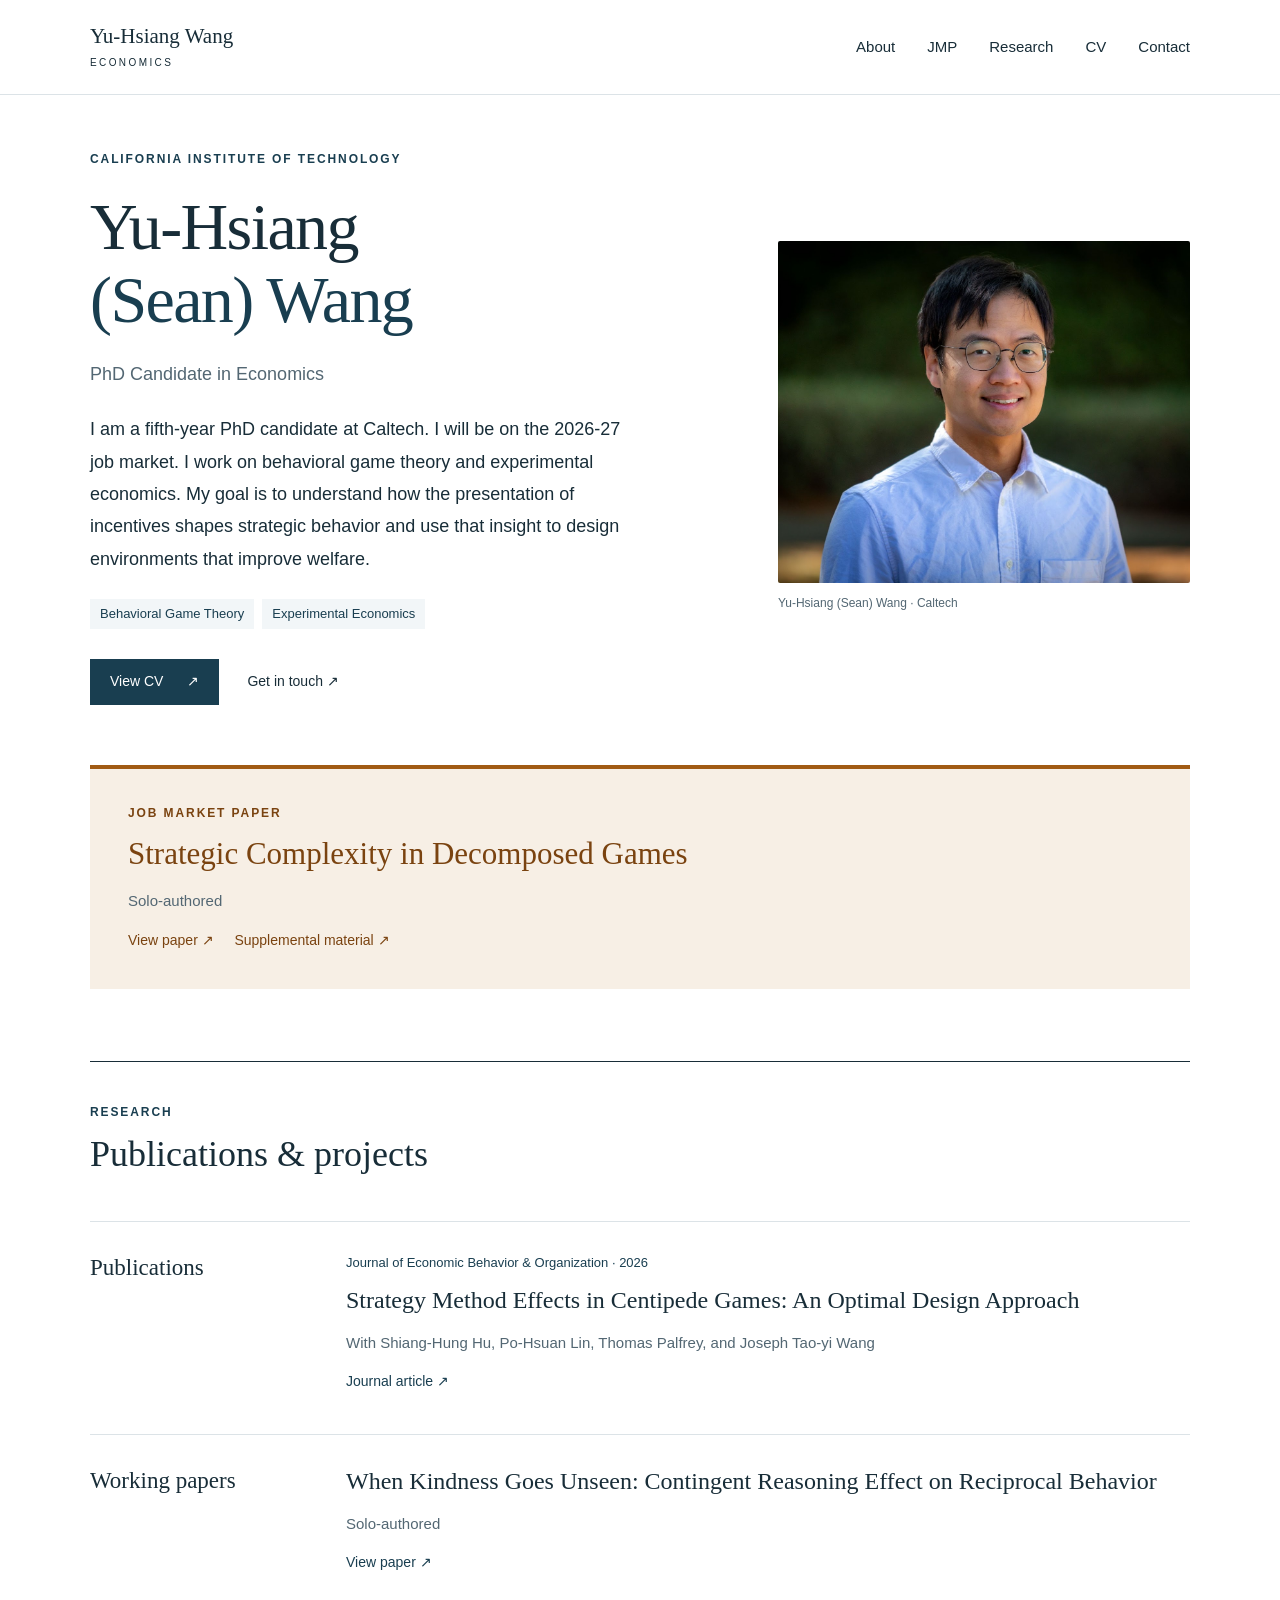
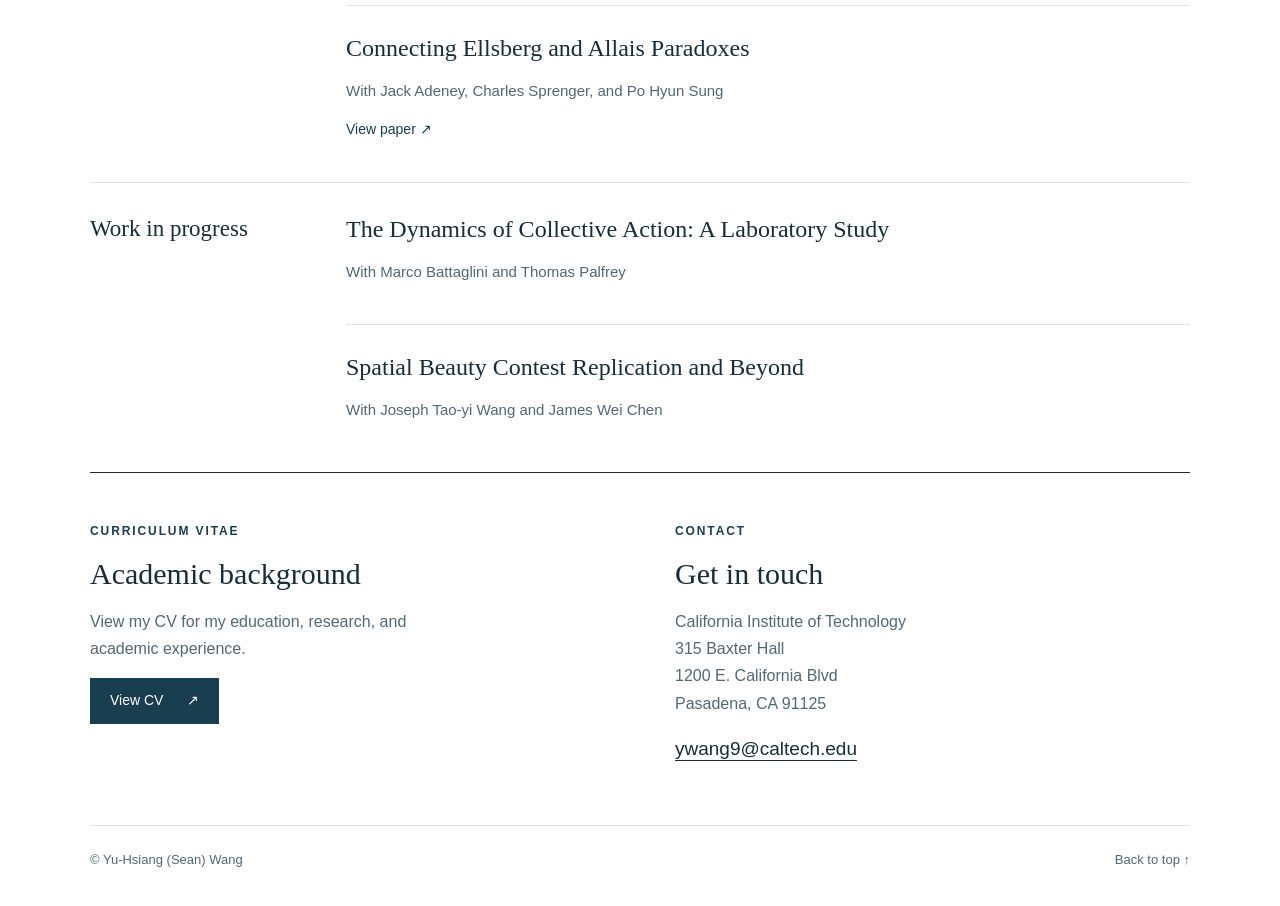
<file: index.html>
<!doctype html>
<html lang="en">
<head>
<meta charset="utf-8">
<meta name="viewport" content="width=device-width, initial-scale=1">
<title>Yu-Hsiang (Sean) Wang | Behavioral & Experimental Economics</title>
<meta name="description" content="Yu-Hsiang (Sean) Wang is a PhD candidate at Caltech studying behavioral game theory and experimental economics, with a focus on bounded rationality and social preferences.">
<meta name="theme-color" content="#193e50">
<link rel="icon" href="assets/favicon.svg" type="image/svg+xml">
<link rel="stylesheet" href="style.css">
<style>.intro{padding:54px 0 60px}.jmp-section{margin:0 0 72px;padding:34px 38px;background:#f7efe5;border-top:4px solid #a15b13}.jmp-section .eyebrow{color:#7a4310;margin-bottom:12px}.jmp-section h2{color:#7a4310;font-size:31px;max-width:760px}.jmp-section .coauthors{margin-top:14px}.jmp-section .paper-link{color:#7a4310}.jmp-section .paper-link + .paper-link{margin-left:1rem}@media(max-width:580px){.jmp-section{padding:28px 24px;margin-bottom:52px}}</style>
</head>
<body>
<a class="skip" href="#main">Skip to content</a>
<header><nav class="wrap" aria-label="Main navigation"><a class="brand" href="#about">Yu-Hsiang Wang<span>ECONOMICS</span></a><div class="nav-links"><a href="#about">About</a><a href="#jmp">JMP</a><a href="#research">Research</a><a href="#cv">CV</a><a href="#contact">Contact</a></div></nav></header>
<main id="main" class="wrap">
<section id="about" class="intro">
<div class="bio"><p class="eyebrow">California Institute of Technology</p><h1>Yu-Hsiang<br><span>(Sean) Wang</span></h1><p class="position">PhD Candidate in Economics</p><p class="bio-text">I am a fifth-year PhD candidate at Caltech. I will be on the 2026-27 job market. I work on behavioral game theory and experimental economics. My goal is to understand how the presentation of incentives shapes strategic behavior and use that insight to design environments that improve welfare.</p><div class="interests" aria-label="Research interests"><span>Behavioral Game Theory</span><span>Experimental Economics</span></div><div class="actions"><a class="button" href="https://drive.google.com/file/d/1WWFF1IEwknRlSPnXQTF18WEo8bCI0G72/view?usp=drive_link">View CV <span aria-hidden="true">↗</span></a><a class="text-link" href="mailto:ywang9@caltech.edu">Get in touch <span aria-hidden="true">↗</span></a></div></div>
<figure><img src="assets/portrait.jpg" alt="Yu-Hsiang (Sean) Wang" width="1280" height="1063" fetchpriority="high"><figcaption>Yu-Hsiang (Sean) Wang · Caltech</figcaption></figure>
</section>
<section id="jmp" class="jmp-section"><p class="eyebrow">Job market paper</p><h2>Strategic Complexity in Decomposed Games</h2><p class="coauthors">Solo-authored</p><a class="paper-link" href="https://drive.google.com/file/d/1pvOHrBGudv1QhMAsWlr7BiwEy8CXZQfP/view">View paper <span aria-hidden="true">↗</span></a> <a class="paper-link" href="https://drive.google.com/file/d/1l_rnWSpwlLOXaPG23xf4HdGuHKRLk5tz/view?usp=sharing">Supplemental material <span aria-hidden="true">↗</span></a></section>
<section id="research" class="research"><div class="section-heading"><p class="eyebrow">Research</p><h2>Publications & projects</h2></div>
<div class="research-group"><h3>Publications</h3><div class="papers"><article><p class="paper-status">Journal of Economic Behavior & Organization · 2026</p><h4><a href="https://www.sciencedirect.com/science/article/pii/S016726812600185X">Strategy Method Effects in Centipede Games: An Optimal Design Approach</a></h4><p class="coauthors">With Shiang-Hung Hu, Po-Hsuan Lin, Thomas Palfrey, and Joseph Tao-yi Wang</p><a class="paper-link" href="https://www.sciencedirect.com/science/article/pii/S016726812600185X">Journal article <span aria-hidden="true">↗</span></a></article></div></div>
<div class="research-group"><h3>Working papers</h3><div class="papers"><article><h4><a href="https://drive.google.com/file/d/1GD9C02T1II3i3rpShdpUmG0HNzvWYpBn/view?usp=sharing">When Kindness Goes Unseen: Contingent Reasoning Effect on Reciprocal Behavior</a></h4><p class="coauthors">Solo-authored</p><a class="paper-link" href="https://drive.google.com/file/d/1GD9C02T1II3i3rpShdpUmG0HNzvWYpBn/view?usp=sharing">View paper <span aria-hidden="true">↗</span></a></article><article><h4><a href="https://drive.google.com/file/d/1XlYCxkFI1oxsRH7-tLUk4SA7ZcNNEOrr/view?usp=sharing">Connecting Ellsberg and Allais Paradoxes</a></h4><p class="coauthors">With Jack Adeney, Charles Sprenger, and Po Hyun Sung</p><a class="paper-link" href="https://drive.google.com/file/d/1XlYCxkFI1oxsRH7-tLUk4SA7ZcNNEOrr/view?usp=sharing">View paper <span aria-hidden="true">↗</span></a></article></div></div>
<div class="research-group"><h3>Work in progress</h3><div class="papers"><article><h4>The Dynamics of Collective Action: A Laboratory Study</h4><p class="coauthors">With Marco Battaglini and Thomas Palfrey</p></article><article><h4>Spatial Beauty Contest Replication and Beyond</h4><p class="coauthors">With Joseph Tao-yi Wang and James Wei Chen</p></article></div></div>
</section>
<section class="bottom-grid"><div id="cv"><p class="eyebrow">Curriculum vitae</p><h2>Academic background</h2><p>View my CV for my education, research, and academic experience.</p><a class="button" href="https://drive.google.com/file/d/1WWFF1IEwknRlSPnXQTF18WEo8bCI0G72/view?usp=drive_link">View CV <span aria-hidden="true">↗</span></a></div><div id="contact"><p class="eyebrow">Contact</p><h2>Get in touch</h2><p>California Institute of Technology<br>315 Baxter Hall<br>1200 E. California Blvd<br>Pasadena, CA 91125</p><a class="contact-email" href="mailto:ywang9@caltech.edu">ywang9@caltech.edu</a></div></section>
</main>
<footer class="wrap"><span>© Yu-Hsiang (Sean) Wang</span><a href="#about">Back to top ↑</a></footer>
</body>
</html>
</file>
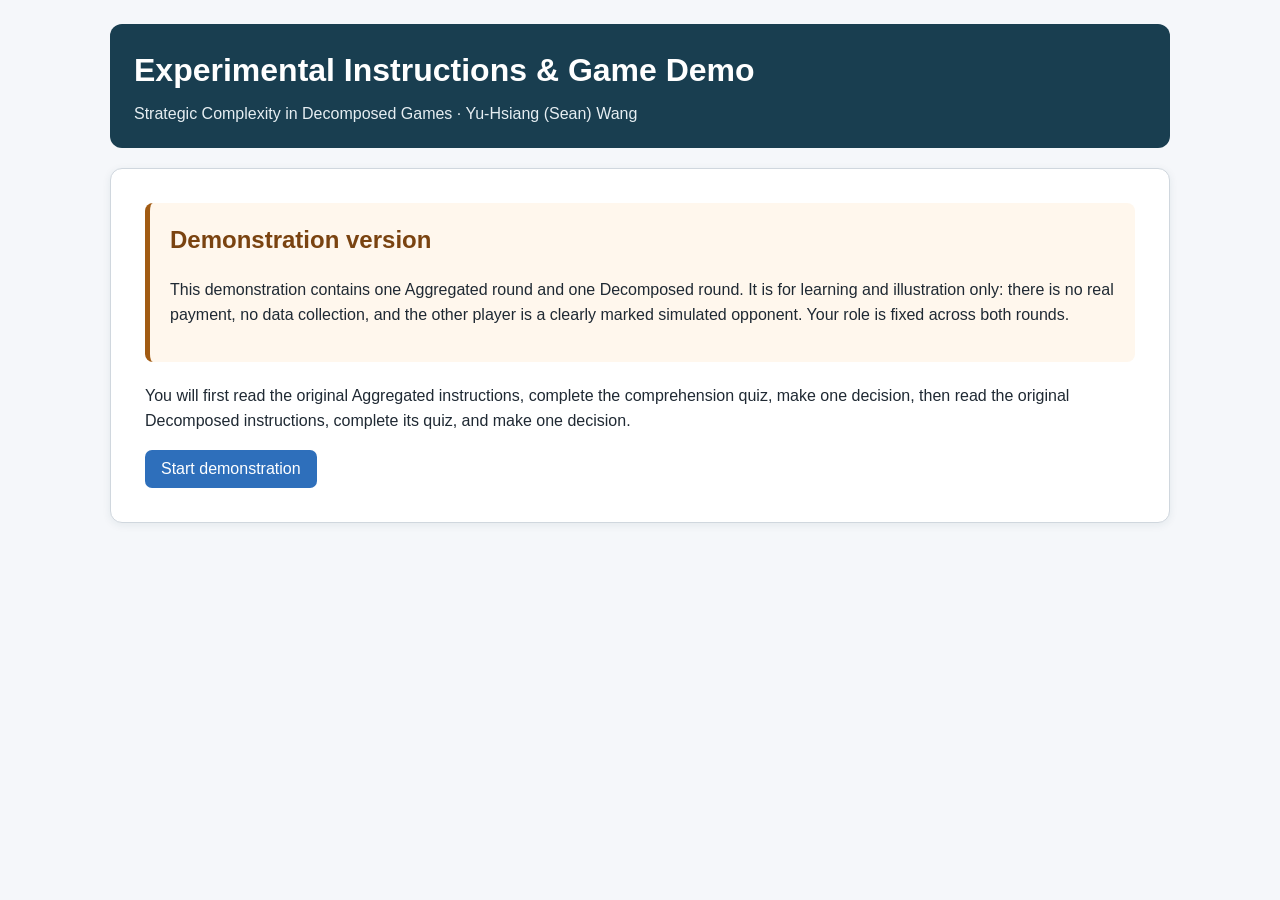
<file: demo/index.html>
<!doctype html><html lang="en"><head><meta charset="utf-8"><meta name="viewport" content="width=device-width, initial-scale=1"><title>Experimental Instructions & Game Demo | Yu-Hsiang Wang</title><meta name="description" content="Interactive demonstration of aggregated and decomposed games."><link rel="stylesheet" href="demo.css?v=4"></head><body><main class="demo-shell"><header class="demo-header"><h1>Experimental Instructions & Game Demo</h1><p>Strategic Complexity in Decomposed Games · Yu-Hsiang (Sean) Wang</p></header><section id="welcome" class="stage active demo-card"><div class="notice"><h2>Demonstration version</h2><p>This demonstration contains one Aggregated round and one Decomposed round. It is for learning and illustration only: there is no real payment, no data collection, and the other player is a clearly marked simulated opponent. Your role is fixed across both rounds.</p></div><p>You will first read the original Aggregated instructions, complete the comprehension quiz, make one decision, then read the original Decomposed instructions, complete its quiz, and make one decision.</p><button class="button" id="start-demo">Start demonstration</button></section><section id="aggregated-instructions" class="stage demo-card"><h2>Original Aggregated Instructions</h2><div style="max-width: 1000px; line-height: 1.5;">
    <div class="instruction-progress">
        <div class="instruction-progress-label" id="agg-instruction-progress-label">Section 1 of 12</div>
        <div class="instruction-progress-bar">
            <div class="instruction-progress-fill" id="agg-instruction-progress-fill" style="width: 8.333333333333334%;"></div>
        </div>
    </div>

    
        <div class="instruction-step" id="agg-section-roles">
            <h4>Roles</h4>
            <p>
                You are randomly assigned to one of two roles: <strong class="player-a-term">A</strong> or <strong class="player-b-term">B</strong>.
                Your role will remain fixed throughout the entire experiment.
            </p>

            <p>
                In each task, you will be randomly matched with another participant who has the opposite role from you.
                You and the participant you are matched with will each choose one of two options, and your earnings will depend on both players' choices.
                You will <strong>not</strong> be told the other participant's choice or your earnings until the end of the experiment.
            </p>
        </div>
    

    <div class="instruction-step instruction-section-hidden" id="agg-section-tasks">
        <h4>Task Overview</h4>
        <p>
            This part of the experiment consists of <strong>2</strong> tasks.<br>
            
                In each task, you and the participant you are matched with will see the <strong>same table</strong>.<br>
                The table <strong>varies</strong> across tasks, but the format is the same.
            
        </p>
        <p>
            
                Here is an example of what a table looks like:
            
        </p>

        <div class="screen-example">
            <table class="table table-bordered preview-table">
                <thead>
                    <tr>
                        <th></th>
                        <th class="player-b-action">Left</th>
                        <th class="player-b-action">Right</th>
                    </tr>
                </thead>
                <tbody>
                    <tr>
                        <th class="player-a-action">Top</th>
                        <td><span class="payoff-pair">(<span class="player-a-payoff">12</span>, <span class="player-b-payoff">10</span>)</span></td>
                        <td><span class="payoff-pair">(<span class="player-a-payoff">8</span>, <span class="player-b-payoff">14</span>)</span></td>
                    </tr>
                    <tr>
                        <th class="player-a-action">Bottom</th>
                        <td><span class="payoff-pair">(<span class="player-a-payoff">9</span>, <span class="player-b-payoff">11</span>)</span></td>
                        <td><span class="payoff-pair">(<span class="player-a-payoff">7</span>, <span class="player-b-payoff">7</span>)</span></td>
                    </tr>
                </tbody>
            </table>
        </div>

        
            <p>
                The next section details the structure of the table.
            </p>
        
    </div>

    <div class="instruction-step instruction-section-hidden" id="agg-section-table-1">
        <h4>The Table</h4>
        <p>
            The <span class="player-a-action">row</span> and <span class="player-b-action">column</span> labels indicate the choices available to <span class="player-a-term">A</span> and <span class="player-b-term">B</span> respectively.
        </p>

        <div class="screen-example">
            <table class="table table-bordered preview-table table-anatomy table-anatomy-blink">
                <thead>
                    <tr>
                        <th class="table-corner"></th>
                        <th class="blink-focus"><span class="player-b-action">Left</span></th>
                        <th class="blink-focus"><span class="player-b-action">Right</span></th>
                    </tr>
                </thead>
                <tbody>
                    <tr>
                        <th class="blink-focus"><span class="player-a-action">Top</span></th>
                        <td>(12, 10)</td>
                        <td>(8, 14)</td>
                    </tr>
                    <tr>
                        <th class="blink-focus"><span class="player-a-action">Bottom</span></th>
                        <td>(9, 11)</td>
                        <td>(7, 7)</td>
                    </tr>
                </tbody>
            </table>
        </div>

        <p>
            <span class="player-a-term">A</span> selects a <strong>row</strong> 
            (<span class="player-a-action">Top</span> or <span class="player-a-action">Bottom</span>), 
            and <span class="player-b-term">B</span> selects a <strong>column</strong> 
            (<span class="player-b-action">Left</span> or <span class="player-b-action">Right</span>).
        </p>
    </div>

    <div class="instruction-step instruction-section-hidden" id="agg-section-table-2">
        <h4>The Table</h4>
        <p>
            The numbers in each cell are the <strong>payoffs</strong> for <span class="player-a-term">A</span> and <span class="player-b-term">B</span>, shown as <span class="payoff-pair">(<span class="player-a-term">A payoff</span>, <span class="player-b-term">B payoff</span>)</span>, corresponding to their choices.
        </p>

        <div class="screen-example">
            <table class="table table-bordered preview-table table-anatomy table-anatomy-blink">
                <thead>
                    <tr>
                        <th class="table-corner"></th>
                        <th><span class="player-b-action">Left</span></th>
                        <th><span class="player-b-action">Right</span></th>
                    </tr>
                </thead>
                <tbody>
                    <tr>
                        <th><span class="player-a-action">Top</span></th>
                        <td class="blink-focus">(12, 10)</td>
                        <td class="blink-focus">(8, 14)</td>
                    </tr>
                    <tr>
                        <th><span class="player-a-action">Bottom</span></th>
                        <td class="blink-focus">(9, 11)</td>
                        <td class="blink-focus">(7, 7)</td>
                    </tr>
                </tbody>
            </table>
        </div>
    </div>

    <div class="instruction-step instruction-section-hidden" id="agg-section-table-3-top-left">
        <h4>The Table</h4>
        <p>
            If <span class="player-a-term">A</span> chooses <span class="player-a-action">Top</span> and <span class="player-b-term">B</span> chooses <span class="player-b-action">Left</span>, the selected cell is the top left cell: <span class="payoff-pair">(<span class="player-a-payoff">12</span>, <span class="player-b-payoff">10</span>)</span>.
        </p>

        <div class="screen-example">
            <table class="table table-bordered preview-table interactive-preview table-anatomy">
                <thead>
                    <tr>
                        <th class="table-corner"></th>
                        <th class="player-b-action is-selected">Left</th>
                        <th class="player-b-action">Right</th>
                    </tr>
                </thead>
                <tbody>
                    <tr>
                        <th class="player-a-action is-selected">Top</th>
                        <td class="is-selected realized-outcome">(12, 10)</td>
                        <td class="is-selected">(8, 14)</td>
                    </tr>
                    <tr>
                        <th class="player-a-action">Bottom</th>
                        <td class="is-selected">(9, 11)</td>
                        <td>(7, 7)</td>
                    </tr>
                </tbody>
            </table>
        </div>
        <p>
            Therefore, <span class="player-a-term">A's</span> payoff is <span class="player-a-payoff">12</span>, and <span class="player-b-term">B's</span> payoff is <span class="player-b-payoff">10</span>.
        </p>
    </div>

    <div class="instruction-step instruction-section-hidden" id="agg-section-table-3-top-right">
        <h4>The Table</h4>
        <p>
            If <span class="player-a-term">A</span> chooses <span class="player-a-action">Top</span> and <span class="player-b-term">B</span> chooses <span class="player-b-action">Right</span>, the selected cell is the top right cell: <span class="payoff-pair">(<span class="player-a-payoff">8</span>, <span class="player-b-payoff">14</span>)</span>.
        </p>

        <div class="screen-example">
            <table class="table table-bordered preview-table interactive-preview table-anatomy">
                <thead>
                    <tr>
                        <th class="table-corner"></th>
                        <th class="player-b-action">Left</th>
                        <th class="player-b-action is-selected">Right</th>
                    </tr>
                </thead>
                <tbody>
                    <tr>
                        <th class="player-a-action is-selected">Top</th>
                        <td class="is-selected">(12, 10)</td>
                        <td class="is-selected realized-outcome">(8, 14)</td>
                    </tr>
                    <tr>
                        <th class="player-a-action">Bottom</th>
                        <td>(9, 11)</td>
                        <td class="is-selected">(7, 7)</td>
                    </tr>
                </tbody>
            </table>
        </div>
        <p>
            Therefore, <span class="player-a-term">A's</span> payoff is <span class="player-a-payoff">8</span>, and <span class="player-b-term">B's</span> payoff is <span class="player-b-payoff">14</span>.
        </p>
    </div>

    <div class="instruction-step instruction-section-hidden" id="agg-section-table-3-bottom-left">
        <h4>The Table</h4>
        <p>
            If <span class="player-a-term">A</span> chooses <span class="player-a-action">Bottom</span> and <span class="player-b-term">B</span> chooses <span class="player-b-action">Left</span>, the selected cell is the bottom left cell: <span class="payoff-pair">(<span class="player-a-payoff">9</span>, <span class="player-b-payoff">11</span>)</span>.
        </p>

        <div class="screen-example">
            <table class="table table-bordered preview-table interactive-preview table-anatomy">
                <thead>
                    <tr>
                        <th class="table-corner"></th>
                        <th class="player-b-action is-selected">Left</th>
                        <th class="player-b-action">Right</th>
                    </tr>
                </thead>
                <tbody>
                    <tr>
                        <th class="player-a-action">Top</th>
                        <td class="is-selected">(12, 10)</td>
                        <td>(8, 14)</td>
                    </tr>
                    <tr>
                        <th class="player-a-action is-selected">Bottom</th>
                        <td class="is-selected realized-outcome">(9, 11)</td>
                        <td class="is-selected">(7, 7)</td>
                    </tr>
                </tbody>
            </table>
        </div>
        <p>
            Therefore, <span class="player-a-term">A's</span> payoff is <span class="player-a-payoff">9</span>, and <span class="player-b-term">B's</span> payoff is <span class="player-b-payoff">11</span>.
        </p>
    </div>

    <div class="instruction-step instruction-section-hidden" id="agg-section-table-3-bottom-right">
        <h4>The Table</h4>
        <p>
            If <span class="player-a-term">A</span> chooses <span class="player-a-action">Bottom</span> and <span class="player-b-term">B</span> chooses <span class="player-b-action">Right</span>, the selected cell is the bottom right cell: <span class="payoff-pair">(<span class="player-a-payoff">7</span>, <span class="player-b-payoff">7</span>)</span>.
        </p>

        <div class="screen-example">
            <table class="table table-bordered preview-table interactive-preview table-anatomy">
                <thead>
                    <tr>
                        <th class="table-corner"></th>
                        <th class="player-b-action">Left</th>
                        <th class="player-b-action is-selected">Right</th>
                    </tr>
                </thead>
                <tbody>
                    <tr>
                        <th class="player-a-action">Top</th>
                        <td>(12, 10)</td>
                        <td class="is-selected">(8, 14)</td>
                    </tr>
                    <tr>
                        <th class="player-a-action is-selected">Bottom</th>
                        <td class="is-selected">(9, 11)</td>
                        <td class="is-selected realized-outcome">(7, 7)</td>
                    </tr>
                </tbody>
            </table>
        </div>
        <p>
            Therefore, <span class="player-a-term">A's</span> payoff is <span class="player-a-payoff">7</span>, and <span class="player-b-term">B's</span> payoff is <span class="player-b-payoff">7</span>.
        </p>
    </div>

    <div id="agg-section-action-selection" class="instruction-step instruction-section-hidden">
        <h4>How <span class="player-a-term">A</span> Selects a Row</h4>
        <p>
            In each task, you and the participant you are matched with will see the <strong>same table</strong> and make your choices simultaneously.
            You will <strong>not</strong> be informed of the other participant's choice at any point in the experiment.
        </p>
        <ul>
            <li>If you are <span class="player-a-term">A</span>, you choose a <strong>row</strong> by clicking <span class="player-a-action">Top</span> or <span class="player-a-action">Bottom</span>.</li>
        </ul>

        <div id="agg-stage-player-a" class="interactive-stage">
        <div class="example-box">
            <div class="example-controls">
                <h5 class="example-step" id="agg-decision-example-step">
                    Try it! Click <span class="player-a-action">Top</span> or <span class="player-a-action">Bottom</span> to choose for <span class="player-a-term">A</span>.
                </h5>
            </div>

            <div class="preview-columns">
                <div class="preview-card">
                    <h5><span class="player-a-term">A's</span> screen</h5>
                    <table class="table table-bordered preview-table interactive-preview" id="agg-player-a-example">
                        <thead>
                            <tr>
                                <th></th>
                                <th class="player-b-action">Left</th>
                                <th class="player-b-action">Right</th>
                            </tr>
                        </thead>
                        <tbody>
                            <tr data-row="Top">
                                <th class="interactive-selector player-a-click-cell player-a-action" data-action="Top" data-row="Top">Top</th>
                                <td data-row="Top" data-col="Left">(12, 10)</td>
                                <td data-row="Top" data-col="Right">(8, 14)</td>
                            </tr>
                            <tr data-row="Bottom">
                                <th class="interactive-selector player-a-click-cell player-a-action" data-action="Bottom" data-row="Bottom">Bottom</th>
                                <td data-row="Bottom" data-col="Left">(9, 11)</td>
                                <td data-row="Bottom" data-col="Right">(7, 7)</td>
                            </tr>
                        </tbody>
                    </table>
                    <div class="example-results" id="agg-player-a-example-results">
                        No choice selected yet.
                    </div>
                </div>

                <div class="preview-card choice-screen-muted player-b-status-card">
                    <h5><span class="player-b-term">B's</span> screen</h5>
                    <table class="table table-bordered preview-table interactive-preview">
                        <thead>
                            <tr>
                                <th></th>
                                <th class="player-b-action">Left</th>
                                <th class="player-b-action">Right</th>
                            </tr>
                        </thead>
                        <tbody>
                            <tr data-row="Top">
                                <th class="player-a-action">Top</th>
                                <td data-row="Top" data-col="Left">(12, 10)</td>
                                <td data-row="Top" data-col="Right">(8, 14)</td>
                            </tr>
                            <tr data-row="Bottom">
                                <th class="player-a-action">Bottom</th>
                                <td data-row="Bottom" data-col="Left">(9, 11)</td>
                                <td data-row="Bottom" data-col="Right">(7, 7)</td>
                            </tr>
                        </tbody>
                    </table>
                    <div class="example-results">
                        If you are A, you will not see B's screen in the real task.
                    </div>
                </div>
            </div>
        </div>
        </div>
    </div>

    <div id="agg-section-b-action-selection" class="instruction-step instruction-section-hidden">
        <h4>How <span class="player-b-term">B</span> Selects a Column</h4>
        <p>
            In each task, you and the participant you are matched with will see the <strong>same table</strong> and make your choices simultaneously.
            You will <strong>not</strong> be informed of the other participant's choice at any point in the experiment.
        </p>
        <ul>
            <li>If you are <span class="player-b-term">B</span>, you choose a <strong>column</strong> by clicking <span class="player-b-action">Left</span> or <span class="player-b-action">Right</span>.</li>
        </ul>

        <div class="example-box">
            <div class="example-controls">
                <h5 class="example-step" id="agg-player-b-choice-example-step">
                    Try it! Click <span class="player-b-action">Left</span> or <span class="player-b-action">Right</span> to choose for <span class="player-b-term">B</span>.
                </h5>
            </div>

            <div class="preview-columns">
                <div class="preview-card choice-screen-muted player-a-status-card">
                    <h5><span class="player-a-term">A's</span> screen</h5>
                    <table class="table table-bordered preview-table interactive-preview">
                        <thead>
                            <tr>
                                <th></th>
                                <th class="player-b-action">Left</th>
                                <th class="player-b-action">Right</th>
                            </tr>
                        </thead>
                        <tbody>
                            <tr data-row="Top">
                                <th class="player-a-action">Top</th>
                                <td data-row="Top" data-col="Left">(12, 10)</td>
                                <td data-row="Top" data-col="Right">(8, 14)</td>
                            </tr>
                            <tr data-row="Bottom">
                                <th class="player-a-action">Bottom</th>
                                <td data-row="Bottom" data-col="Left">(9, 11)</td>
                                <td data-row="Bottom" data-col="Right">(7, 7)</td>
                            </tr>
                        </tbody>
                    </table>
                    <div class="example-results">
                        If you are B, you will not see A's screen in the real task.
                    </div>
                </div>

                <div class="preview-card">
                    <h5><span class="player-b-term">B's</span> screen</h5>
                    <table class="table table-bordered preview-table interactive-preview" id="agg-player-b-example">
                        <thead>
                            <tr>
                                <th></th>
                                <th class="interactive-selector player-b-click-cell player-b-action" data-action="Left" data-col="Left">Left</th>
                                <th class="interactive-selector player-b-click-cell player-b-action" data-action="Right" data-col="Right">Right</th>
                            </tr>
                        </thead>
                        <tbody>
                            <tr data-row="Top">
                                <th class="player-a-action">Top</th>
                                <td data-row="Top" data-col="Left">(12, 10)</td>
                                <td data-row="Top" data-col="Right">(8, 14)</td>
                            </tr>
                            <tr data-row="Bottom">
                                <th class="player-a-action">Bottom</th>
                                <td data-row="Bottom" data-col="Left">(9, 11)</td>
                                <td data-row="Bottom" data-col="Right">(7, 7)</td>
                            </tr>
                        </tbody>
                    </table>
                    <div class="example-results" id="agg-player-b-example-results">
                        No choice selected yet.
                    </div>
                </div>
            </div>
        </div>
    </div>

    <div id="agg-section-payoff-calculation" class="instruction-step instruction-section-hidden">
        <h4>How Task Payoffs Are Calculated</h4>
        <p>
            Every cell in the table shows a payoff pair in the form
            <span class="payoff-pair">(<span class="player-a-term">A payoff</span>, <span class="player-b-term">B payoff</span>)</span>.
        </p>
        <p>
            Your task payoff is the payoff from the table. (If you are unfamiliar with how the payoff is determined in each table, refer to section 4 through 8.)
        </p>
        <p>
            The example below uses the row and column you selected in the previous sections to show how task payoffs are determined.
        </p>

        <div class="example-box">
            
            <div class="example-controls">
                <h5 class="example-step" id="agg-combined-example-step">
                    Review the resulting task payoffs. You can click a different row or column to try another choice.
                </h5>
            </div>

            <div class="preview-columns">
                <div class="preview-card">
                    <h5><span class="player-a-term">A's</span> screen</h5>
                    <table class="table table-bordered preview-table interactive-preview" id="agg-combined-example-a">
                        <thead>
                            <tr>
                                <th></th>
                                <th class="player-b-action" data-col="Left">Left</th>
                                <th class="player-b-action" data-col="Right">Right</th>
                            </tr>
                        </thead>
                        <tbody>
                            <tr data-row="Top">
                                <th class="interactive-selector combined-row player-a-action" data-action="Top" data-row="Top">Top</th>
                                <td data-row="Top" data-col="Left" data-a="12" data-b="10"><span class="payoff-pair">(<span class="player-a-payoff">12</span>, <span class="player-b-payoff">10</span>)</span></td>
                                <td data-row="Top" data-col="Right" data-a="8" data-b="14"><span class="payoff-pair">(<span class="player-a-payoff">8</span>, <span class="player-b-payoff">14</span>)</span></td>
                            </tr>
                            <tr data-row="Bottom">
                                <th class="interactive-selector combined-row player-a-action" data-action="Bottom" data-row="Bottom">Bottom</th>
                                <td data-row="Bottom" data-col="Left" data-a="9" data-b="11"><span class="payoff-pair">(<span class="player-a-payoff">9</span>, <span class="player-b-payoff">11</span>)</span></td>
                                <td data-row="Bottom" data-col="Right" data-a="7" data-b="7"><span class="payoff-pair">(<span class="player-a-payoff">7</span>, <span class="player-b-payoff">7</span>)</span></td>
                            </tr>
                        </tbody>
                    </table>
                </div>

                <div class="preview-card">
                    <h5><span class="player-b-term">B's</span> screen</h5>
                    <table class="table table-bordered preview-table interactive-preview" id="agg-combined-example-b">
                        <thead>
                            <tr>
                                <th></th>
                                <th class="interactive-selector combined-column player-b-action" data-action="Left" data-col="Left">Left</th>
                                <th class="interactive-selector combined-column player-b-action" data-action="Right" data-col="Right">Right</th>
                            </tr>
                        </thead>
                        <tbody>
                            <tr data-row="Top">
                                <th class="player-a-action" data-row="Top">Top</th>
                                <td data-row="Top" data-col="Left" data-a="12" data-b="10"><span class="payoff-pair">(<span class="player-a-payoff">12</span>, <span class="player-b-payoff">10</span>)</span></td>
                                <td data-row="Top" data-col="Right" data-a="8" data-b="14"><span class="payoff-pair">(<span class="player-a-payoff">8</span>, <span class="player-b-payoff">14</span>)</span></td>
                            </tr>
                            <tr data-row="Bottom">
                                <th class="player-a-action" data-row="Bottom">Bottom</th>
                                <td data-row="Bottom" data-col="Left" data-a="9" data-b="11"><span class="payoff-pair">(<span class="player-a-payoff">9</span>, <span class="player-b-payoff">11</span>)</span></td>
                                <td data-row="Bottom" data-col="Right" data-a="7" data-b="7"><span class="payoff-pair">(<span class="player-a-payoff">7</span>, <span class="player-b-payoff">7</span>)</span></td>
                            </tr>
                        </tbody>
                    </table>
                </div>
            </div>

            <div class="example-results" id="agg-combined-example-results">
                No choice pair selected yet.
            </div>
        </div>
        <strong>Note: This example is for demonstration purposes only. In the actual task, you will not be informed of the other participant's choice.</strong>
    </div>

    <div id="agg-section-summary" class="instruction-step instruction-section-hidden">
        <h4>Summary</h4>
        <ul>
            <li>Each task in this part shows <strong>one</strong> table.</li>
            <li><span class="player-a-term">A</span> chooses a row, and <span class="player-b-term">B</span> chooses a column.</li>
            <li>Each cell shows <span class="payoff-pair">(<span class="player-a-term">A payoff</span>, <span class="player-b-term">B payoff</span>)</span> for A and B's choices.</li>
            <li>The table <strong>varies</strong> across tasks.</li>
            <li>You will <strong>not</strong> be informed of the other participant's choice after each task.</li>
        </ul>
        <p>
            The quiz questions in the next part will test your understanding of these instructions.
            You <strong>cannot</strong> proceed to the experiment without answering all quiz questions correctly.
        </p>
    </div>
</div>

<div class="flow-nav"><button class="secondary" data-back="welcome">Back</button><button data-next="agg-quiz">Continue</button></div></section><section id="agg-quiz" class="stage demo-card"><h2>Comprehension Quiz</h2><p>Please answer the following questions. You must answer all questions correctly before proceeding.</p><form class="quiz" id="aggregated-quiz"><fieldset><legend>1. What are A's two action options?</legend><label><input type="radio" name="a1" value="top_bottom"> Top and Bottom</label><label><input type="radio" name="a1" value="left_right"> Left and Right</label></fieldset><fieldset><legend>2. What are B's two action options?</legend><label><input type="radio" name="b1" value="top_bottom"> Top and Bottom</label><label><input type="radio" name="b1" value="left_right"> Left and Right</label></fieldset><fieldset><legend>3. If A chooses Top and B chooses Right, which payoff pair is selected?</legend><label><input type="radio" name="p1" value="12_10"> (12, 10)</label><label><input type="radio" name="p1" value="8_14"> (8, 14)</label><label><input type="radio" name="p1" value="7_7"> (7, 7)</label></fieldset><div class="feedback" id="agg-feedback"></div><button type="submit">Submit answers</button></form></section><section id="aggregated-game" class="stage demo-card"><h2>Aggregated Decision · 1 round</h2><p id="agg-role"></p><p class="game-help">The simulated opponent always chooses <strong id="agg-opponent-label"></strong>. Select your action in the matrix. The payoff pair is shown as (A, B).</p><div class="game-columns"><div class="game-panel"><h3>Aggregated payoff matrix</h3><table class="game-matrix "><thead><tr><th></th><th class="choice-col" data-action="Left">Left</th><th class="choice-col" data-action="Right">Right</th></tr></thead><tbody><tr><th class="choice-row" data-action="Top">Top</th><td data-row="Top" data-col="Left">96, 60</td><td data-row="Top" data-col="Right">72, 120</td></tr><tr><th class="choice-row" data-action="Bottom">Bottom</th><td data-row="Bottom" data-col="Left">60, 84</td><td data-row="Bottom" data-col="Right">84, 96</td></tr></tbody></table></div><div class="game-panel"><h3>Simulated opponent</h3><p>This opponent follows the same fixed rule in both representations and is not another visitor.</p><p id="agg-simulated-choice"></p></div></div><p id="agg-selection">No action selected.</p><button class="button" id="agg-submit">Submit choice</button></section><section id="decomposed-instructions" class="stage demo-card"><h2>Original Decomposed Instructions</h2><div style="max-width: 1000px; line-height: 1.5;">
    <div class="instruction-progress">
        <div class="instruction-progress-label" id="dec-instruction-progress-label">Section 1 of 11</div>
        <div class="instruction-progress-bar">
            <div class="instruction-progress-fill" id="dec-instruction-progress-fill" style="width: 9.090909090909092%;"></div>
        </div>
    </div>

    

    <div class="instruction-step instruction-section-hidden" id="dec-section-tasks">
        <h4>Task Overview</h4>
        <p>
            This part of the experiment consists of <strong>12</strong> tasks.  <br>
            
                The task in this part is similar to the tasks in the first part of the experiment,
                but you and the participant you are matched with will see the same <strong>2 tables</strong> in each task.<br>
            
            The numbers in the tables <strong>vary</strong> across tasks, but the format remains the same.
        </p>
        <p>
            
                The structure of each table is the same as in the first part of the experiment:
            
        </p>

        <div class="screen-example">
            <div class="matrix-block">
                <h6>Table 1</h6>
                <table class="table table-bordered preview-table">
                    <thead>
                        <tr>
                            <th></th>
                            <th class="player-b-action">Left</th>
                            <th class="player-b-action">Right</th>
                        </tr>
                    </thead>
                    <tbody>
                        <tr>
                            <th class="player-a-action">Top</th>
                            <td>(12, 10)</td>
                            <td>(8, 14)</td>
                        </tr>
                        <tr>
                            <th class="player-a-action">Bottom</th>
                            <td>(9, 11)</td>
                            <td>(7, 7)</td>
                        </tr>
                    </tbody>
                </table>
            </div>

            <div class="matrix-block">
                <h6>Table 2</h6>
                <table class="table table-bordered preview-table">
                    <thead>
                        <tr>
                            <th></th>
                            <th class="player-b-action">Left</th>
                            <th class="player-b-action">Right</th>
                        </tr>
                    </thead>
                    <tbody>
                        <tr>
                            <th class="player-a-action">Top</th>
                            <td>(10, 13)</td>
                            <td>(11, 12)</td>
                        </tr>
                        <tr>
                            <th class="player-a-action">Bottom</th>
                            <td>(6, 9)</td>
                            <td>(9, 8)</td>
                        </tr>
                    </tbody>
                </table>
            </div>
        </div>
        
            <div class="skip-table-sections">
                <p>
                    If you already understand the table structure from the first part, you may click "Skip Table sections" to skip the next Table sections.<br>
                    If not, please click "Next" to continue learning about the table structure in detail before starting the tasks.
                </p>
                <button type="button" class="btn btn-outline-primary" id="dec-skip-table-sections-button">Skip Table sections</button>
            </div>
        
    </div>

    <div class="instruction-step instruction-section-hidden" id="dec-section-table-1">
        <h4>The Table</h4>
        <p>
            The <span class="player-a-action">row</span> and <span class="player-b-action">column</span> labels indicate the choices available to <span class="player-a-term">A</span> and <span class="player-b-term">B</span> respectively.
        </p>

        <div class="screen-example">
            <table class="table table-bordered preview-table table-anatomy table-anatomy-blink">
                <thead>
                    <tr>
                        <th class="table-corner"></th>
                        <th class="blink-focus"><span class="player-b-action">Left</span></th>
                        <th class="blink-focus"><span class="player-b-action">Right</span></th>
                    </tr>
                </thead>
                <tbody>
                    <tr>
                        <th class="blink-focus"><span class="player-a-action">Top</span></th>
                        <td>(12, 10)</td>
                        <td>(8, 14)</td>
                    </tr>
                    <tr>
                        <th class="blink-focus"><span class="player-a-action">Bottom</span></th>
                        <td>(9, 11)</td>
                        <td>(7, 7)</td>
                    </tr>
                </tbody>
            </table>
        </div>
        
        <p>
            <span class="player-a-term">A</span> selects a <strong>row</strong> 
            (<span class="player-a-action">Top</span> or <span class="player-a-action">Bottom</span>), 
            and <span class="player-b-term">B</span> selects a <strong>column</strong> 
            (<span class="player-b-action">Left</span> or <span class="player-b-action">Right</span>).
        </p>

    </div>


    <div class="instruction-step instruction-section-hidden" id="dec-section-table-2">
        <h4>The Table</h4>
        <p>
            The numbers in each cell are the <strong>payoffs</strong> for <span class="player-a-term">A</span> and <span class="player-b-term">B</span>, shown as <span class="payoff-pair">(<span class="player-a-term">A payoff</span>, <span class="player-b-term">B payoff</span>)</span>, corresponding to each possible pair of choices.
        </p>

        <div class="screen-example">
            <table class="table table-bordered preview-table table-anatomy table-anatomy-blink">
                <thead>
                    <tr>
                        <th class="table-corner"></th>
                        <th><span class="player-b-action">Left</span></th>
                        <th><span class="player-b-action">Right</span></th>
                    </tr>
                </thead>
                <tbody>
                    <tr>
                        <th><span class="player-a-action">Top</span></th>
                        <td class="blink-focus">(12, 10)</td>
                        <td class="blink-focus">(8, 14)</td>
                    </tr>
                    <tr>
                        <th><span class="player-a-action">Bottom</span></th>
                        <td class="blink-focus">(9, 11)</td>
                        <td class="blink-focus">(7, 7)</td>
                    </tr>
                </tbody>
            </table>
        </div>
    </div>


    <div class="instruction-step instruction-section-hidden" id="dec-section-table-3-top-left">
        <h4>The Table</h4>
        <p>
            If <span class="player-a-term">A</span> chooses <span class="player-a-action">Top</span> and <span class="player-b-term">B</span> chooses <span class="player-b-action">Left</span>, the selected cell is the top left cell: <span class="payoff-pair">(<span class="player-a-payoff">12</span>, <span class="player-b-payoff">10</span>)</span>.
        </p>

        <div class="screen-example">
            <table class="table table-bordered preview-table interactive-preview table-anatomy">
                <thead>
                    <tr>
                        <th class="table-corner"></th>
                        <th class="player-b-action is-selected">Left</th>
                        <th class="player-b-action">Right</th>
                    </tr>
                </thead>
                <tbody>
                    <tr>
                        <th class="player-a-action is-selected">Top</th>
                        <td class="is-selected realized-outcome">(12, 10)</td>
                        <td class="is-selected">(8, 14)</td>
                    </tr>
                    <tr>
                        <th class="player-a-action">Bottom</th>
                        <td class="is-selected">(9, 11)</td>
                        <td>(7, 7)</td>
                    </tr>
                </tbody>
            </table>
        </div>
        <p>
            Therefore, 
            <ul>
                <li><span class="player-a-term">A's</span> payoff from this table would be <span class="player-a-payoff">12</span>;</li>
                <li><span class="player-b-term">B's</span> payoff from this table would be <span class="player-b-payoff">10</span>.</li>
            </ul>
        </p>
    </div>

    <div class="instruction-step instruction-section-hidden" id="dec-section-table-3-top-right">
        <h4>The Table</h4>
        <p>
            If <span class="player-a-term">A</span> chooses <span class="player-a-action">Top</span> and <span class="player-b-term">B</span> chooses <span class="player-b-action">Right</span>, the selected cell is the top right cell: <span class="payoff-pair">(<span class="player-a-payoff">8</span>, <span class="player-b-payoff">14</span>)</span>.
        </p>

        <div class="screen-example">
            <table class="table table-bordered preview-table interactive-preview table-anatomy">
                <thead>
                    <tr>
                        <th class="table-corner"></th>
                        <th class="player-b-action">Left</th>
                        <th class="player-b-action is-selected">Right</th>
                    </tr>
                </thead>
                <tbody>
                    <tr>
                        <th class="player-a-action is-selected">Top</th>
                        <td class="is-selected">(12, 10)</td>
                        <td class="is-selected realized-outcome">(8, 14)</td>
                    </tr>
                    <tr>
                        <th class="player-a-action">Bottom</th>
                        <td>(9, 11)</td>
                        <td class="is-selected">(7, 7)</td>
                    </tr>
                </tbody>
            </table>
        </div>
        <p>
            Therefore, 
            <ul>
                <li><span class="player-a-term">A's</span> payoff from this table would be <span class="player-a-payoff">8</span>;</li>
                <li><span class="player-b-term">B's</span> payoff from this table would be <span class="player-b-payoff">14</span>.</li>
            </ul>
        </p>
    </div>

    <div class="instruction-step instruction-section-hidden" id="dec-section-table-3-bottom-left">
        <h4>The Table</h4>
        <p>
            If <span class="player-a-term">A</span> chooses <span class="player-a-action">Bottom</span> and <span class="player-b-term">B</span> chooses <span class="player-b-action">Left</span>, the selected cell is the bottom left cell: <span class="payoff-pair">(<span class="player-a-payoff">9</span>, <span class="player-b-payoff">11</span>)</span>.
        </p>

        <div class="screen-example">
            <table class="table table-bordered preview-table interactive-preview table-anatomy">
                <thead>
                    <tr>
                        <th class="table-corner"></th>
                        <th class="player-b-action is-selected">Left</th>
                        <th class="player-b-action">Right</th>
                    </tr>
                </thead>
                <tbody>
                    <tr>
                        <th class="player-a-action">Top</th>
                        <td class="is-selected">(12, 10)</td>
                        <td>(8, 14)</td>
                    </tr>
                    <tr>
                        <th class="player-a-action is-selected">Bottom</th>
                        <td class="is-selected realized-outcome">(9, 11)</td>
                        <td class="is-selected">(7, 7)</td>
                    </tr>
                </tbody>
            </table>
        </div>
        <p>
            Therefore, 
            <ul>
                <li><span class="player-a-term">A's</span> payoff from this table would be <span class="player-a-payoff">9</span>;</li>
                <li><span class="player-b-term">B's</span> payoff from this table would be <span class="player-b-payoff">11</span>.</li>
            </ul>
        </p>
    </div>

    <div class="instruction-step instruction-section-hidden" id="dec-section-table-3-bottom-right">
        <h4>The Table</h4>
        <p>
            If <span class="player-a-term">A</span> chooses <span class="player-a-action">Bottom</span> and <span class="player-b-term">B</span> chooses <span class="player-b-action">Right</span>, the selected cell is the bottom right cell: <span class="payoff-pair">(<span class="player-a-payoff">7</span>, <span class="player-b-payoff">7</span>)</span>.
        </p>

        <div class="screen-example">
            <table class="table table-bordered preview-table interactive-preview table-anatomy">
                <thead>
                    <tr>
                        <th class="table-corner"></th>
                        <th class="player-b-action">Left</th>
                        <th class="player-b-action is-selected">Right</th>
                    </tr>
                </thead>
                <tbody>
                    <tr>
                        <th class="player-a-action">Top</th>
                        <td>(12, 10)</td>
                        <td class="is-selected">(8, 14)</td>
                    </tr>
                    <tr>
                        <th class="player-a-action is-selected">Bottom</th>
                        <td class="is-selected">(9, 11)</td>
                        <td class="is-selected realized-outcome">(7, 7)</td>
                    </tr>
                </tbody>
            </table>
        </div>
        <p>
            Therefore, 
            <ul>
                <li><span class="player-a-term">A's</span> payoff from this table would be <span class="player-a-payoff">7</span>;</li>
                <li><span class="player-b-term">B's</span> payoff from this table would be <span class="player-b-payoff">7</span>.</li>
            </ul>
        </p>
    </div>

    <div id="dec-section-action-selection" class="instruction-step instruction-section-hidden">
        <h4>How <span class="player-a-term">A</span> Selects a Row</h4>
        <p>
            In each task, you and the participant you are matched with will see the <strong>same 2 tables</strong> and make your choices simultaneously.<br>
            You will <strong>not</strong> be informed of the other participant's choice until after the experiment.
        </p>
        <ul>
            <li>If you are <span class="player-a-term">A</span>, you choose a <strong>row</strong> by clicking <span class="player-a-action">Top</span> or <span class="player-a-action">Bottom</span> in either table.</li>
            <li>Your choice <strong>applies to both tables</strong>. Therefore, you <strong>cannot</strong> choose <span class="player-a-action">Top</span> in one table and <span class="player-a-action">Bottom</span> in the other.</li>
        </ul>

        <div id="dec-stage-player-a" class="interactive-stage">
        <div class="example-box">
            <div class="example-controls">
                <h5 class="example-step" id="dec-player-a-example-step">
                    Try it! Click <span class="player-a-action">Top</span> or <span class="player-a-action">Bottom</span> to choose for <span class="player-a-term">A</span>.
                </h5>
            </div>

            <div class="preview-columns">
                <div class="preview-card">
                    <h5><span class="player-a-term">A's</span> screen</h5>
                    <div class="component-stack">
                        <div>
                            <h6>Table 1</h6>
                            <table class="table table-bordered preview-table interactive-preview decision-player-a" data-component="1">
                                <thead>
                                    <tr>
                                        <th></th>
                                        <th class="player-b-action">Left</th>
                                        <th class="player-b-action">Right</th>
                                    </tr>
                                </thead>
                                <tbody>
                                    <tr data-row="Top">
                                        <th class="interactive-selector intro-a-row-click player-a-action" data-action="Top" data-row="Top">Top</th>
                                        <td data-row="Top" data-col="Left">(12, 10)</td>
                                        <td data-row="Top" data-col="Right">(8, 14)</td>
                                    </tr>
                                    <tr data-row="Bottom">
                                        <th class="interactive-selector intro-a-row-click player-a-action" data-action="Bottom" data-row="Bottom">Bottom</th>
                                        <td data-row="Bottom" data-col="Left">(9, 11)</td>
                                        <td data-row="Bottom" data-col="Right">(7, 7)</td>
                                    </tr>
                                </tbody>
                            </table>
                        </div>

                        <div>
                            <h6>Table 2</h6>
                            <table class="table table-bordered preview-table interactive-preview decision-player-a" data-component="2">
                                <thead>
                                    <tr>
                                        <th></th>
                                        <th class="player-b-action">Left</th>
                                        <th class="player-b-action">Right</th>
                                    </tr>
                                </thead>
                                <tbody>
                                    <tr data-row="Top">
                                        <th class="interactive-selector intro-a-row-click player-a-action" data-action="Top" data-row="Top">Top</th>
                                        <td data-row="Top" data-col="Left">(10, 13)</td>
                                        <td data-row="Top" data-col="Right">(11, 12)</td>
                                    </tr>
                                    <tr data-row="Bottom">
                                        <th class="interactive-selector intro-a-row-click player-a-action" data-action="Bottom" data-row="Bottom">Bottom</th>
                                        <td data-row="Bottom" data-col="Left">(6, 9)</td>
                                        <td data-row="Bottom" data-col="Right">(9, 8)</td>
                                    </tr>
                                </tbody>
                            </table>
                        </div>
                    </div>
                    <div class="example-results" id="dec-player-a-example-results">
                        No choice selected yet.
                    </div>
                </div>

                <div class="preview-card choice-screen-muted player-b-status-card">
                    <h5><span class="player-b-term">B's</span> screen</h5>
                    <div class="component-stack">
                        <div>
                            <h6>Table 1</h6>
                            <table class="table table-bordered preview-table interactive-preview" data-component="1">
                                <thead>
                                    <tr>
                                        <th></th>
                                        <th class="player-b-action" data-action="Left" data-col="Left">Left</th>
                                        <th class="player-b-action" data-action="Right" data-col="Right">Right</th>
                                    </tr>
                                </thead>
                                <tbody>
                                    <tr data-row="Top">
                                        <th class="player-a-action">Top</th>
                                        <td data-row="Top" data-col="Left">(12, 10)</td>
                                        <td data-row="Top" data-col="Right">(8, 14)</td>
                                    </tr>
                                    <tr data-row="Bottom">
                                        <th class="player-a-action">Bottom</th>
                                        <td data-row="Bottom" data-col="Left">(9, 11)</td>
                                        <td data-row="Bottom" data-col="Right">(7, 7)</td>
                                    </tr>
                                </tbody>
                            </table>
                        </div>

                        <div>
                            <h6>Table 2</h6>
                            <table class="table table-bordered preview-table interactive-preview" data-component="2">
                                <thead>
                                    <tr>
                                        <th></th>
                                        <th class="player-b-action" data-action="Left" data-col="Left">Left</th>
                                        <th class="player-b-action" data-action="Right" data-col="Right">Right</th>
                                    </tr>
                                </thead>
                                <tbody>
                                    <tr data-row="Top">
                                        <th class="player-a-action">Top</th>
                                        <td data-row="Top" data-col="Left">(10, 13)</td>
                                        <td data-row="Top" data-col="Right">(11, 12)</td>
                                    </tr>
                                    <tr data-row="Bottom">
                                        <th class="player-a-action">Bottom</th>
                                        <td data-row="Bottom" data-col="Left">(6, 9)</td>
                                        <td data-row="Bottom" data-col="Right">(9, 8)</td>
                                    </tr>
                                </tbody>
                            </table>
                        </div>
                    </div>
                    <div class="example-results" id="dec-player-b-example-results">
                        If you are A, you will not see B's screen in the real task.
                    </div>
                </div>
            </div>
        </div>
        </div>
    </div>

    <div id="dec-section-b-action-selection" class="instruction-step instruction-section-hidden">
        <h4>How <span class="player-b-term">B</span> Selects a Column</h4>
        <p>
            In each task, you and the participant you are matched with will see the <strong>same 2 tables</strong> and make your choices simultaneously.<br>
            You will <strong>not</strong> be informed of the other participant's choice at any point in the experiment.
        </p>
        <ul>
            <li>If you are <span class="player-b-term">B</span>, you choose a <strong>column</strong> by clicking <span class="player-b-action">Left</span> or <span class="player-b-action">Right</span> in either table.</li>
            <li>Your choice <strong>applies to both tables</strong>. Therefore, you cannot choose <span class="player-b-action">Left</span> in one table and <span class="player-b-action">Right</span> in the other.</li>
        </ul>

        <div class="example-box">
            <div class="example-controls">
                <h5 class="example-step" id="dec-player-b-choice-example-step">
                    Try it! Click <span class="player-b-action">Left</span> or <span class="player-b-action">Right</span> to choose for <span class="player-b-term">B</span>.
                </h5>
            </div>

            <div class="preview-columns">
                <div class="preview-card choice-screen-muted player-a-status-card">
                    <h5><span class="player-a-term">A's</span> screen</h5>
                    <div class="component-stack">
                        <div>
                            <h6>Table 1</h6>
                            <table class="table table-bordered preview-table interactive-preview">
                                <thead>
                                    <tr>
                                        <th></th>
                                        <th class="player-b-action">Left</th>
                                        <th class="player-b-action">Right</th>
                                    </tr>
                                </thead>
                                <tbody>
                                    <tr data-row="Top">
                                        <th class="player-a-action" data-action="Top" data-row="Top">Top</th>
                                        <td data-row="Top" data-col="Left">(12, 10)</td>
                                        <td data-row="Top" data-col="Right">(8, 14)</td>
                                    </tr>
                                    <tr data-row="Bottom">
                                        <th class="player-a-action" data-action="Bottom" data-row="Bottom">Bottom</th>
                                        <td data-row="Bottom" data-col="Left">(9, 11)</td>
                                        <td data-row="Bottom" data-col="Right">(7, 7)</td>
                                    </tr>
                                </tbody>
                            </table>
                        </div>

                        <div>
                            <h6>Table 2</h6>
                            <table class="table table-bordered preview-table interactive-preview">
                                <thead>
                                    <tr>
                                        <th></th>
                                        <th class="player-b-action">Left</th>
                                        <th class="player-b-action">Right</th>
                                    </tr>
                                </thead>
                                <tbody>
                                    <tr data-row="Top">
                                        <th class="player-a-action" data-action="Top" data-row="Top">Top</th>
                                        <td data-row="Top" data-col="Left">(10, 13)</td>
                                        <td data-row="Top" data-col="Right">(11, 12)</td>
                                    </tr>
                                    <tr data-row="Bottom">
                                        <th class="player-a-action" data-action="Bottom" data-row="Bottom">Bottom</th>
                                        <td data-row="Bottom" data-col="Left">(6, 9)</td>
                                        <td data-row="Bottom" data-col="Right">(9, 8)</td>
                                    </tr>
                                </tbody>
                            </table>
                        </div>
                    </div>
                    <div class="example-results">
                        If you are B, you will not see A's screen in the real task.
                    </div>
                </div>

                <div class="preview-card">
                    <h5><span class="player-b-term">B's</span> screen</h5>
                    <div class="component-stack">
                        <div>
                            <h6>Table 1</h6>
                            <table class="table table-bordered preview-table interactive-preview decision-player-b" data-component="1">
                                <thead>
                                    <tr>
                                        <th></th>
                                        <th class="interactive-selector intro-b-column-click player-b-action" data-action="Left" data-col="Left">Left</th>
                                        <th class="interactive-selector intro-b-column-click player-b-action" data-action="Right" data-col="Right">Right</th>
                                    </tr>
                                </thead>
                                <tbody>
                                    <tr data-row="Top">
                                        <th class="player-a-action">Top</th>
                                        <td data-row="Top" data-col="Left">(12, 10)</td>
                                        <td data-row="Top" data-col="Right">(8, 14)</td>
                                    </tr>
                                    <tr data-row="Bottom">
                                        <th class="player-a-action">Bottom</th>
                                        <td data-row="Bottom" data-col="Left">(9, 11)</td>
                                        <td data-row="Bottom" data-col="Right">(7, 7)</td>
                                    </tr>
                                </tbody>
                            </table>
                        </div>

                        <div>
                            <h6>Table 2</h6>
                            <table class="table table-bordered preview-table interactive-preview decision-player-b" data-component="2">
                                <thead>
                                    <tr>
                                        <th></th>
                                        <th class="interactive-selector intro-b-column-click player-b-action" data-action="Left" data-col="Left">Left</th>
                                        <th class="interactive-selector intro-b-column-click player-b-action" data-action="Right" data-col="Right">Right</th>
                                    </tr>
                                </thead>
                                <tbody>
                                    <tr data-row="Top">
                                        <th class="player-a-action">Top</th>
                                        <td data-row="Top" data-col="Left">(10, 13)</td>
                                        <td data-row="Top" data-col="Right">(11, 12)</td>
                                    </tr>
                                    <tr data-row="Bottom">
                                        <th class="player-a-action">Bottom</th>
                                        <td data-row="Bottom" data-col="Left">(6, 9)</td>
                                        <td data-row="Bottom" data-col="Right">(9, 8)</td>
                                    </tr>
                                </tbody>
                            </table>
                        </div>
                    </div>
                    <div class="example-results" id="dec-player-b-choice-example-results">
                        No choice selected yet.
                    </div>
                </div>
            </div>
        </div>
    </div>

    <div id="dec-section-payoff-calculation" class="instruction-step instruction-section-hidden">
        <h4>How Task Payoffs Are Calculated</h4>
        <p>
            Every cell in the table shows a payoff pair in the form
            <span class="payoff-pair">(<span class="player-a-term">A payoff</span>, <span class="player-b-term">B payoff</span>)</span>.
        </p>
        <h5>
            Your task payoff is the <strong>sum</strong> of the payoffs from the two tables.
            <span style="font-size: 0.85em; font-weight: normal;">
                (If you are unfamiliar with how the payoff is determined in each table, please review section 4 through 8.)</p>
            </span>
        </h5>
        <p>
            The example below uses the row and column you selected in the previous sections to show how the task payoffs are determined.
        </p>

        <div class="example-box">

            <div class="example-controls">
                <h5 class="example-step" id="dec-combined-example-step">
                    Review the resulting task payoffs. You can click a different row or column to try another choice.
                </h5>
            </div>

            <div class="preview-columns">
                <div class="preview-card">
                    <h5><span class="player-a-term">A's</span> screen</h5>

                    <div class="matrix-block">
                        <h6>Table 1</h6>
                        <table class="table table-bordered preview-table interactive-preview" id="dec-combined-example-a-1">
                            <thead>
                                <tr>
                                    <th></th>
                                    <th class="player-b-action" data-col="Left">Left</th>
                                    <th class="player-b-action" data-col="Right">Right</th>
                                </tr>
                            </thead>
                            <tbody>
                                <tr data-row="Top">
                                    <th class="interactive-selector combined-row player-a-action" data-action="Top" data-row="Top">Top</th>
                                    <td data-row="Top" data-col="Left" data-a="12" data-b="10">(12, 10)</td>
                                    <td data-row="Top" data-col="Right" data-a="8" data-b="14">(8, 14)</td>
                                </tr>
                                <tr data-row="Bottom">
                                    <th class="interactive-selector combined-row player-a-action" data-action="Bottom" data-row="Bottom">Bottom</th>
                                    <td data-row="Bottom" data-col="Left" data-a="9" data-b="11">(9, 11)</td>
                                    <td data-row="Bottom" data-col="Right" data-a="7" data-b="7">(7, 7)</td>
                                </tr>
                            </tbody>
                        </table>
                    </div>

                    <div class="matrix-block">
                        <h6>Table 2</h6>
                        <table class="table table-bordered preview-table interactive-preview" id="dec-combined-example-a-2">
                            <thead>
                                <tr>
                                    <th></th>
                                    <th class="player-b-action" data-col="Left">Left</th>
                                    <th class="player-b-action" data-col="Right">Right</th>
                                </tr>
                            </thead>
                            <tbody>
                                <tr data-row="Top">
                                    <th class="interactive-selector combined-row player-a-action" data-action="Top" data-row="Top">Top</th>
                                    <td data-row="Top" data-col="Left" data-a="10" data-b="13">(10, 13)</td>
                                    <td data-row="Top" data-col="Right" data-a="11" data-b="12">(11, 12)</td>
                                </tr>
                                <tr data-row="Bottom">
                                    <th class="interactive-selector combined-row player-a-action" data-action="Bottom" data-row="Bottom">Bottom</th>
                                    <td data-row="Bottom" data-col="Left" data-a="6" data-b="9">(6, 9)</td>
                                    <td data-row="Bottom" data-col="Right" data-a="9" data-b="8">(9, 8)</td>
                                </tr>
                            </tbody>
                        </table>
                    </div>
                </div>

                <div class="preview-card">
                    <h5><span class="player-b-term">B's</span> screen</h5>

                    <div class="matrix-block">
                        <h6>Table 1</h6>
                        <table class="table table-bordered preview-table interactive-preview" id="dec-combined-example-b-1">
                            <thead>
                                <tr>
                                    <th></th>
                                    <th class="interactive-selector combined-column player-b-action" data-action="Left" data-col="Left">Left</th>
                                    <th class="interactive-selector combined-column player-b-action" data-action="Right" data-col="Right">Right</th>
                                </tr>
                            </thead>
                            <tbody>
                                <tr data-row="Top">
                                    <th class="player-a-action" data-row="Top">Top</th>
                                    <td data-row="Top" data-col="Left" data-a="12" data-b="10">(12, 10)</td>
                                    <td data-row="Top" data-col="Right" data-a="8" data-b="14">(8, 14)</td>
                                </tr>
                                <tr data-row="Bottom">
                                    <th class="player-a-action" data-row="Bottom">Bottom</th>
                                    <td data-row="Bottom" data-col="Left" data-a="9" data-b="11">(9, 11)</td>
                                    <td data-row="Bottom" data-col="Right" data-a="7" data-b="7">(7, 7)</td>
                                </tr>
                            </tbody>
                        </table>
                    </div>

                    <div class="matrix-block">
                        <h6>Table 2</h6>
                        <table class="table table-bordered preview-table interactive-preview" id="dec-combined-example-b-2">
                            <thead>
                                <tr>
                                    <th></th>
                                    <th class="interactive-selector combined-column player-b-action" data-action="Left" data-col="Left">Left</th>
                                    <th class="interactive-selector combined-column player-b-action" data-action="Right" data-col="Right">Right</th>
                                </tr>
                            </thead>
                            <tbody>
                                <tr data-row="Top">
                                    <th class="player-a-action" data-row="Top">Top</th>
                                    <td data-row="Top" data-col="Left" data-a="10" data-b="13">(10, 13)</td>
                                    <td data-row="Top" data-col="Right" data-a="11" data-b="12">(11, 12)</td>
                                </tr>
                                <tr data-row="Bottom">
                                    <th class="player-a-action" data-row="Bottom">Bottom</th>
                                    <td data-row="Bottom" data-col="Left" data-a="6" data-b="9">(6, 9)</td>
                                    <td data-row="Bottom" data-col="Right" data-a="9" data-b="8">(9, 8)</td>
                                </tr>
                            </tbody>
                        </table>
                    </div>
                </div>
            </div>

            <div class="example-results" id="dec-combined-example-results">
                No choice selected yet.
            </div>
        </div>
        <strong>Note: This example is for demonstration purposes only. In the actual task, you will not be informed of the other participant's choice.</strong>
    </div>

    <div id="dec-section-summary" class="instruction-step instruction-section-hidden">
        <h4>Summary</h4>
        <ul>
            <li>Each task in this part shows <strong>two</strong> tables.</li>
            <li><span class="player-a-term">A</span> chooses a row, and <span class="player-b-term">B</span> chooses a column, and that <strong>choice applies to both tables</strong>.</li>
            <li>Each cell shows <span class="payoff-pair">(<span class="player-a-term">A payoff</span>, <span class="player-b-term">B payoff</span>)</span> for A and B's choices.</li>
            <li>Your task payoff is the <strong>sum</strong> of the payoff from the two tables.</li>
            <li>The <strong>tables vary</strong> across tasks.</li>
            <li>You will <strong>not</strong> be informed of the other participant's choice.</li>
        </ul>
        <p>
            The quiz questions in the next part will test your understanding of these instructions.
            You <strong>cannot</strong> proceed to the experiment without answering all quiz questions correctly.
        </p>
    </div>
</div>

<div class="flow-nav"><button class="secondary" data-back="aggregated-game">Back</button><button data-next="dec-quiz">Continue</button></div></section><section id="dec-quiz" class="stage demo-card"><h2>Comprehension Quiz</h2><p>Please answer the following questions. You must answer all questions correctly before proceeding.</p><form class="quiz" id="decomposed-quiz"><fieldset><legend>1. Which is a possible choice for A?</legend><label><input type="radio" name="a2" value="top_top"> Top in table 1 and Top in table 2</label><label><input type="radio" name="a2" value="top_bottom"> Top in table 1 and Bottom in table 2</label><label><input type="radio" name="a2" value="left_left"> Left in table 1 and Left in table 2</label></fieldset><fieldset><legend>2. Which is a possible choice for B?</legend><label><input type="radio" name="b2" value="top_top"> Top in table 1 and Top in table 2</label><label><input type="radio" name="b2" value="left_right"> Left in table 1 and Right in table 2</label><label><input type="radio" name="b2" value="left_left"> Left in table 1 and Left in table 2</label></fieldset><fieldset><legend>3. Which payoff pair is selected in Table 1 when A chooses Top and B chooses Right?</legend><label><input type="radio" name="p2" value="8_14"> (8, 14)</label><label><input type="radio" name="p2" value="12_10"> (12, 10)</label><label><input type="radio" name="p2" value="7_7"> (7, 7)</label></fieldset><fieldset><legend>4. Which payoff pair is selected in Table 2?</legend><label><input type="radio" name="q2" value="10_13"> (10, 13)</label><label><input type="radio" name="q2" value="11_12"> (11, 12)</label><label><input type="radio" name="q2" value="9_8"> (9, 8)</label></fieldset><fieldset><legend>5. What is the task payoff?</legend><label><input type="radio" name="r2" value="a_8_b_14"> A: 8, B: 14</label><label><input type="radio" name="r2" value="a_11_b_12"> A: 11, B: 12</label><label><input type="radio" name="r2" value="a_9_5_b_13"> A: 19, B: 26</label></fieldset><div class="feedback" id="dec-feedback"></div><button type="submit">Submit answers</button></form></section><section id="decomposed-game" class="stage demo-card"><h2>Decomposed Decision · 1 round</h2><p id="dec-role"></p><p class="game-help">Your single action applies to both component tables. The simulated opponent chooses <strong id="dec-opponent-label"></strong>.</p><div class="game-columns"><div class="game-panel"><h3>Component 1</h3><table class="game-matrix component-matrix"><thead><tr><th></th><th class="choice-col" data-action="Left">Left</th><th class="choice-col" data-action="Right">Right</th></tr></thead><tbody><tr><th class="choice-row" data-action="Top">Top</th><td data-row="Top" data-col="Left">72, 60</td><td data-row="Top" data-col="Right">72, 96</td></tr><tr><th class="choice-row" data-action="Bottom">Bottom</th><td data-row="Bottom" data-col="Left">60, 60</td><td data-row="Bottom" data-col="Right">60, 96</td></tr></tbody></table></div><div class="game-panel"><h3>Component 2</h3><table class="game-matrix component-matrix"><thead><tr><th></th><th class="choice-col" data-action="Left">Left</th><th class="choice-col" data-action="Right">Right</th></tr></thead><tbody><tr><th class="choice-row" data-action="Top">Top</th><td data-row="Top" data-col="Left">24, 0</td><td data-row="Top" data-col="Right">0, 24</td></tr><tr><th class="choice-row" data-action="Bottom">Bottom</th><td data-row="Bottom" data-col="Left">0, 24</td><td data-row="Bottom" data-col="Right">24, 0</td></tr></tbody></table></div></div><p id="dec-selection">No action selected.</p><p class="small-note">The two component payoffs sum to the corresponding Aggregated payoff for every cell in this selected base game.</p><button class="button" id="dec-submit">Submit choice</button></section><section id="finished" class="stage demo-card"><h2>Demonstration complete</h2><p>You have completed one Aggregated round and one Decomposed round. No decision data was collected or uploaded.</p><div class="end-actions"><button class="button" id="restart-demo">Try the experiment demo again</button><a class="button secondary" href="../index.html#research">Return to research page</a></div></section></main><script src="demo.js?v=4"></script></body></html>
</file>
<file: style.css>
:root{--ink:#182d38;--accent:#193e50;--muted:#536773;--line:#dce3e7;--soft:#f2f6f8}*{box-sizing:border-box}html{scroll-behavior:smooth;scroll-padding-top:110px}body{margin:0;background:#fff;color:var(--ink);font:17px/1.7 -apple-system,BlinkMacSystemFont,"Segoe UI",sans-serif}a{color:inherit;text-underline-offset:5px}a:hover{color:#356982}a:focus-visible{outline:3px solid #a15b13;outline-offset:5px}.wrap{width:min(1100px,calc(100% - 80px));margin:auto}.skip{position:absolute;top:-100px;left:20px;padding:10px;background:white;z-index:10}.skip:focus{top:10px}header{position:sticky;top:0;background:#fffffff5;border-bottom:1px solid var(--line);z-index:5}nav{display:flex;align-items:center;justify-content:space-between;min-height:94px;gap:20px}.brand{font-size:21px;font-family:Georgia,serif;text-decoration:none;line-height:1.3}.brand span{display:block;font:10px/1.6 sans-serif;letter-spacing:2.4px;margin-top:4px}.nav-links{display:flex;gap:32px;font-size:15px}.nav-links a{text-decoration:none}.nav-links a:hover{text-decoration:underline}.intro{display:grid;grid-template-columns:1.25fr .85fr;gap:82px;align-items:center;padding:80px 0 86px}.eyebrow{font-size:12px;letter-spacing:1.9px;text-transform:uppercase;font-weight:650;color:var(--accent);margin:0 0 22px}h1,h2,h3,h4{font-family:Georgia,"Times New Roman",serif;font-weight:400}h1{font-size:clamp(44px,5.5vw,66px);line-height:1.1;letter-spacing:-1.6px;margin:0 0 22px}h1 span{color:var(--accent)}.position{font-size:18px;margin:0 0 24px;color:var(--muted)}.bio-text{max-width:535px;font-size:18px;line-height:1.8;margin:0 0 24px}.interests{display:flex;flex-wrap:wrap;gap:8px;margin:0 0 30px}.interests span{font-size:13px;padding:4px 10px;background:var(--soft);color:var(--accent)}.actions{display:flex;align-items:center;gap:28px;flex-wrap:wrap}.button{display:inline-flex;align-items:center;gap:24px;padding:10px 19px;background:var(--accent);color:#fff;text-decoration:none;font-size:14px;border:1px solid var(--accent)}.button:hover{background:#2d586b;color:white}.text-link,.paper-link{font-size:14px;font-weight:500;text-decoration:none}.text-link:hover,.paper-link:hover{text-decoration:underline}figure{margin:0}figure img{display:block;width:100%;height:auto;max-height:470px;object-fit:cover;object-position:center;border-radius:2px}figcaption{font-size:12px;color:var(--muted);margin-top:10px}.research{border-top:1px solid var(--ink);padding-top:40px}.section-heading .eyebrow{margin-bottom:10px}h2{font-size:36px;line-height:1.25;margin:0}.section-heading{margin-bottom:44px}.research-group{display:grid;grid-template-columns:220px 1fr;gap:36px;border-top:1px solid var(--line);padding:30px 0 10px}h3{font-size:23px;margin:0;line-height:1.4}.papers article{padding-bottom:28px;margin-bottom:26px;border-bottom:1px solid var(--line)}.papers article:last-child{border-bottom:0;margin-bottom:0}h4{font-size:24px;line-height:1.4;margin:0 0 12px}h4 a{text-decoration:none}h4 a:hover{text-decoration:underline}.paper-status{font-size:13px;color:var(--accent);margin:0 0 10px}.coauthors{font-size:15px;color:var(--muted);margin:0 0 12px}.paper-link{color:var(--accent)}.bottom-grid{display:grid;grid-template-columns:1fr 1fr;gap:70px;border-top:1px solid var(--ink);padding:48px 0 60px}.bottom-grid .eyebrow{margin-bottom:13px}.bottom-grid h2{font-size:30px}.bottom-grid p:not(.eyebrow){color:var(--muted);font-size:16px;max-width:380px}.bottom-grid>div{scroll-margin-top:110px}.contact-email{font-size:19px}footer{border-top:1px solid var(--line);padding:23px 0 35px;display:flex;justify-content:space-between;gap:20px;font-size:13px;color:var(--muted)}footer a{text-decoration:none}@media(max-width:800px){.wrap{width:calc(100% - 40px)}.intro{gap:35px;padding:48px 0}.nav-links{gap:18px}.research-group{grid-template-columns:170px 1fr;gap:20px}.bottom-grid{gap:32px}h4{font-size:22px}}@media(max-width:580px){html{scroll-padding-top:140px}nav{flex-direction:column;align-items:flex-start;gap:14px;padding:17px 0}.nav-links{width:100%;justify-content:space-between}.brand span{display:none}.intro{grid-template-columns:1fr;gap:32px}.intro figure{max-width:300px}.intro figure img{max-height:360px}.eyebrow{font-size:11px}h1{font-size:48px}.research-group{grid-template-columns:1fr;gap:24px;padding-top:24px}h3{font-size:22px;color:var(--accent)}h2{font-size:31px}.bottom-grid{grid-template-columns:1fr;gap:45px}.section-heading{margin-bottom:30px}footer{font-size:12px}.bottom-grid>div{scroll-margin-top:140px}}@media(prefers-reduced-motion:reduce){html{scroll-behavior:auto}}
</file>
<file: demo/demo.css>
.player-a-term,
    .player-a-action,
    .player-a-payoff {
        color: #b54708;
        font-weight: 600;
    }

    .player-b-term,
    .player-b-action,
    .player-b-payoff {
        color: #175cd3;
        font-weight: 600;
    }

    .payoff-pair {
        white-space: nowrap;
        font-variant-numeric: tabular-nums;
    }

    .preview-card {
        border: 1px solid #d0d7de;
        border-radius: 8px;
        padding: 1rem;
        background: #fafbfc;
        margin: 1rem 0 1.5rem;
    }

    .preview-card.choice-screen-muted {
        background: #f1f3f5;
        color: #667085;
        opacity: 0.58;
        filter: grayscale(1);
        pointer-events: none;
    }

    .choice-screen-muted .interactive-selector {
        cursor: default;
    }

    .preview-columns {
        display: grid;
        gap: 1.5rem;
        grid-template-columns: repeat(auto-fit, minmax(320px, 1fr));
    }

    .preview-table th,
    .preview-table td {
        text-align: center;
        vertical-align: middle;
    }

    .table-anatomy {
        max-width: 420px;
        margin: 1rem auto 0;
    }

    .table-anatomy .table-corner {
        background: #eef0f3;
        color: #98a2b3;
    }

    .table-anatomy-blink th,
    .table-anatomy-blink td {
        transition: background-color 0.2s ease-in-out, color 0.2s ease-in-out, opacity 0.2s ease-in-out, filter 0.2s ease-in-out;
    }

    .table-anatomy-blink th:not(.blink-focus),
    .table-anatomy-blink td:not(.blink-focus) {
        background-color: #eef0f3;
        color: #98a2b3;
        opacity: 0.46;
        filter: grayscale(1);
    }

    .table-anatomy-blink th:not(.blink-focus) .player-a-action,
    .table-anatomy-blink th:not(.blink-focus) .player-b-action,
    .table-anatomy-blink td:not(.blink-focus) .payoff-pair,
    .table-anatomy-blink td:not(.blink-focus) .player-a-payoff,
    .table-anatomy-blink td:not(.blink-focus) .player-b-payoff {
        color: #98a2b3;
        font-weight: 500;
    }

    .table-anatomy-blink .blink-focus {
        background: #ffffff;
        animation: table-cell-frame-blink 1.2s ease-in-out infinite;
    }

    @keyframes table-cell-frame-blink {
        0%,
        100% {
            box-shadow: inset 0 0 0 2px rgba(46, 111, 187, 0.22);
        }
        50% {
            box-shadow: inset 0 0 0 4px rgba(46, 111, 187, 0.95);
        }
    }

    .example-box {
        border: 1px solid #d0d7de;
        border-radius: 8px;
        padding: 1rem;
        margin: 1rem 0;
        background: #f8fafc;
    }

    .example-results {
        margin-top: 1rem;
        padding: 0.75rem 1rem;
        border-radius: 6px;
        background: #eef6ff;
    }

    .interactive-selector {
        cursor: pointer;
        user-select: none;
        transition: background-color 0.15s ease-in-out;
    }

    .interactive-selector:hover {
        background-color: #eef3f8;
    }

    .interactive-selector.is-selected,
    .interactive-preview th.is-selected,
    .interactive-preview td.is-selected {
        background-color: #cfe2ff !important;
    }

    .interactive-preview td.realized-outcome {
        background-color: #a9d3b1 !important;
        box-shadow: inset 0 0 0 2px #5b8c5a;
    }

    .screen-example {
        border: 1px solid #d0d7de;
        border-radius: 10px;
        padding: 1.25rem;
        margin: 1rem 0 1.5rem;
        background: #ffffff;
        box-shadow: 0 1px 3px rgba(16, 24, 40, 0.08);
    }

    .status-line {
        margin: 0.75rem 0 0;
        color: #344054;
    }

    .instruction-section-hidden {
        display: none;
    }

    .interactive-stage-hidden {
        display: none;
    }

    .instruction-progress {
        margin: 0 0 1.25rem;
    }

    .instruction-progress-label {
        font-size: 0.95rem;
        font-weight: 600;
        color: #344054;
        margin-bottom: 0.12rem;
    }

    .instruction-progress-bar {
        width: 100%;
        height: 10px;
        border-radius: 999px;
        background: #e4e7ec;
        overflow: hidden;
    }

    .instruction-progress-fill {
        height: 100%;
        background: #2e6fbb;
    }

    .instruction-nav {
        display: flex;
        justify-content: space-between;
        align-items: center;
        gap: 0.75rem;
        margin-top: 1.5rem;
    }

    .instruction-nav-hidden {
        visibility: hidden;
        pointer-events: none;
    }

    .instruction-nav-note {
        margin-top: 0.75rem;
        color: #344054;
        border-radius: 8px;
        padding: 0.75rem 1rem;
    }

    .instruction-nav-note:empty {
        display: none;
    }

    .skip-table-sections {
        display: flex;
        align-items: center;
        justify-content: space-between;
        gap: 1rem;
        margin: 1rem 0 1.5rem;
        padding: 0.85rem 1rem;
        border: 1px solid #b6d4fe;
        border-radius: 8px;
        background: #eef6ff;
    }

    .skip-table-sections p {
        margin: 0;
    }

    .instruction-nav-note.is-warning {
        color: #842029;
        font-weight: 600;
        background: #f8d7da;
        border: 2px solid #dc3545;
        box-shadow: 0 0 0 4px rgba(220, 53, 69, 0.18);
        animation: warning-pulse 0.45s ease-in-out;
    }

    @keyframes warning-pulse {
        0% {
            transform: translateY(0);
            box-shadow: 0 0 0 0 rgba(220, 53, 69, 0.35);
        }
        45% {
            transform: translateY(-2px);
            box-shadow: 0 0 0 7px rgba(220, 53, 69, 0.18);
        }
        100% {
            transform: translateY(0);
            box-shadow: 0 0 0 4px rgba(220, 53, 69, 0.18);
        }
    }

    h4 {
        margin-top: 1.5rem;
        margin-bottom: 0.75rem;
    }


    .player-a-term,
    .player-a-action,
    .player-a-payoff {
        color: #b54708;
        font-weight: 600;
    }

    .player-b-term,
    .player-b-action,
    .player-b-payoff {
        color: #175cd3;
        font-weight: 600;
    }

    .payoff-pair {
        white-space: nowrap;
        font-variant-numeric: tabular-nums;
    }

    .preview-card {
        border: 1px solid #d0d7de;
        border-radius: 8px;
        padding: 1rem;
        background: #fafbfc;
        margin: 1rem 0 1.5rem;
    }

    .preview-card.choice-screen-muted {
        background: #f1f3f5;
        color: #667085;
        opacity: 0.58;
        filter: grayscale(1);
        pointer-events: none;
    }

    .choice-screen-muted .interactive-selector {
        cursor: default;
    }

    .preview-columns {
        display: grid;
        gap: 1.5rem;
        grid-template-columns: repeat(auto-fit, minmax(320px, 1fr));
    }

    .preview-table th,
    .preview-table td {
        text-align: center;
        vertical-align: middle;
    }

    .table-anatomy {
        max-width: 420px;
        margin: 1rem auto 0;
    }

    .table-anatomy .header-circle {
        display: inline-flex;
        align-items: center;
        justify-content: center;
        min-width: 4.5rem;
        min-height: 2.25rem;
        padding: 0.25rem 0.7rem;
        border: 2px solid currentColor;
        border-radius: 999px;
        background: #ffffff;
    }

    .table-anatomy .table-corner,
    .table-anatomy .header-muted,
    .table-anatomy .payoff-cell-muted {
        background: #eef0f3;
        color: #98a2b3;
    }

    .table-anatomy .header-muted .player-a-action,
    .table-anatomy .header-muted .player-b-action {
        color: inherit;
        font-weight: 500;
    }

    .table-anatomy .payoff-cell-muted {
        opacity: 0.7;
    }

    .table-anatomy .payoff-cell-muted .payoff-pair,
    .table-anatomy .payoff-cell-muted .player-a-payoff,
    .table-anatomy .payoff-cell-muted .player-b-payoff {
        color: inherit;
        font-weight: 500;
    }

    .table-anatomy-blink th,
    .table-anatomy-blink td {
        transition: background-color 0.2s ease-in-out, color 0.2s ease-in-out, opacity 0.2s ease-in-out, filter 0.2s ease-in-out;
    }

    .table-anatomy-blink th:not(.blink-focus),
    .table-anatomy-blink td:not(.blink-focus) {
        background-color: #eef0f3;
        color: #98a2b3;
        opacity: 0.46;
        filter: grayscale(1);
    }

    .table-anatomy-blink th:not(.blink-focus) .player-a-action,
    .table-anatomy-blink th:not(.blink-focus) .player-b-action,
    .table-anatomy-blink td:not(.blink-focus) .payoff-pair,
    .table-anatomy-blink td:not(.blink-focus) .player-a-payoff,
    .table-anatomy-blink td:not(.blink-focus) .player-b-payoff {
        color: #98a2b3;
        font-weight: 500;
    }

    .table-anatomy-blink .blink-focus {
        background: #ffffff;
        animation: table-cell-frame-blink 1.2s ease-in-out infinite;
    }

    @keyframes table-cell-frame-blink {
        0%,
        100% {
            box-shadow: inset 0 0 0 2px rgba(46, 111, 187, 0.22);
        }
        50% {
            box-shadow: inset 0 0 0 4px rgba(46, 111, 187, 0.95);
        }
    }

    .example-box {
        border: 1px solid #d0d7de;
        border-radius: 8px;
        padding: 1rem;
        margin: 1rem 0;
        background: #f8fafc;
    }

    .example-results {
        margin-top: 1rem;
        padding: 0.75rem 1rem;
        border-radius: 6px;
        background: #eef6ff;
    }

    .interactive-selector {
        cursor: pointer;
        user-select: none;
        transition: background-color 0.15s ease-in-out;
    }

    .interactive-selector:hover {
        background-color: #eef3f8;
    }

    .interactive-selector.is-selected,
    .interactive-preview th.is-selected,
    .interactive-preview td.is-selected {
        background-color: #cfe2ff !important;
    }

    .interactive-preview td.realized-outcome {
        background-color: #a9d3b1 !important;
        box-shadow: inset 0 0 0 2px #5b8c5a;
    }

    .screen-example {
        border: 1px solid #d0d7de;
        border-radius: 10px;
        padding: 1.25rem;
        margin: 1rem 0 1.5rem;
        background: #ffffff;
        box-shadow: 0 1px 3px rgba(16, 24, 40, 0.08);
    }

    .matrix-block {
        margin-bottom: 1.25rem;
    }

    .matrix-block:last-child {
        margin-bottom: 0;
    }

    .status-line {
        margin: 0.75rem 0 0;
        color: #344054;
    }

    .instruction-section-hidden {
        display: none;
    }

    .interactive-stage-hidden {
        display: none;
    }

    .instruction-progress {
        margin: 0 0 1.25rem;
    }

    .instruction-progress-label {
        font-size: 0.95rem;
        font-weight: 600;
        color: #344054;
        margin-bottom: 0.25rem;
    }

    .instruction-progress-bar {
        width: 100%;
        height: 10px;
        border-radius: 999px;
        background: #e4e7ec;
        overflow: hidden;
    }

    .instruction-progress-fill {
        height: 100%;
        background: #2e6fbb;
    }

    .instruction-nav {
        display: flex;
        justify-content: space-between;
        align-items: center;
        gap: 0.75rem;
        margin-top: 1.5rem;
    }

    .instruction-nav-hidden {
        visibility: hidden;
        pointer-events: none;
    }

    .instruction-nav-note {
        margin-top: 0.75rem;
        color: #344054;
        border-radius: 8px;
        padding: 0.75rem 1rem;
    }

    .instruction-nav-note:empty {
        display: none;
    }

    .skip-table-sections {
        display: flex;
        align-items: center;
        justify-content: space-between;
        gap: 1rem;
        margin: 1rem 0 1.5rem;
        padding: 0.85rem 1rem;
        border: 1px solid #b6d4fe;
        border-radius: 8px;
        background: #eef6ff;
    }

    .skip-table-sections p {
        margin: 0;
    }

    .instruction-nav-note.is-warning {
        color: #842029;
        font-weight: 600;
        background: #f8d7da;
        border: 2px solid #dc3545;
        box-shadow: 0 0 0 4px rgba(220, 53, 69, 0.18);
        animation: warning-pulse 0.45s ease-in-out;
    }

    @keyframes warning-pulse {
        0% {
            transform: translateY(0);
            box-shadow: 0 0 0 0 rgba(220, 53, 69, 0.35);
        }
        45% {
            transform: translateY(-2px);
            box-shadow: 0 0 0 7px rgba(220, 53, 69, 0.18);
        }
        100% {
            transform: translateY(0);
            box-shadow: 0 0 0 4px rgba(220, 53, 69, 0.18);
        }
    }

    h4 {
        margin-top: 1.5rem;
        margin-bottom: 0.75rem;
    }

:root{--ink:#193e50;--accent:#2e6fbb;--paper:#fff;--muted:#667085;--line:#d0d7de}*{box-sizing:border-box}body{margin:0;background:#f5f7fa;color:#1f2933;font-family:Arial,Helvetica,sans-serif;line-height:1.55}.demo-shell{max-width:1100px;margin:0 auto;padding:24px 20px 56px}.demo-header{background:var(--ink);color:#fff;padding:22px 24px;border-radius:12px;margin-bottom:20px}.demo-header h1{margin:0 0 6px;font-size:clamp(1.35rem,3vw,2rem)}.demo-header p{margin:0;color:#e6eef2}.demo-card{background:var(--paper);border:1px solid var(--line);border-radius:12px;padding:clamp(18px,3vw,34px);box-shadow:0 2px 8px #193e5014}.stage{display:none}.stage.active{display:block}.notice{border-left:5px solid #a15b13;background:#fff7ed;padding:18px 20px;border-radius:8px;margin-bottom:22px}.notice h2{margin-top:0;color:#7a4310}.flow-nav{display:flex;justify-content:space-between;align-items:center;gap:12px;margin-top:24px}.button,.flow-nav button,button{border:0;border-radius:7px;padding:10px 16px;font-size:1rem;cursor:pointer;background:#2e6fbb;color:white}.button.secondary,.flow-nav button.secondary{background:#e5e7eb;color:#1f2933}.flow-nav button:disabled{opacity:.45;cursor:not-allowed}.quiz{display:none}.quiz.active{display:block}.quiz fieldset{border:1px solid var(--line);border-radius:8px;margin:18px 0;padding:14px}.quiz legend{font-weight:700;padding:0 6px}.quiz label{display:block;margin:10px 0;cursor:pointer}.feedback{background:#fff3cd;border:1px solid #e0b84c;border-radius:8px;padding:12px;margin:14px 0;display:none}.feedback.show{display:block}.game-stage{display:none}.game-stage.active{display:block}.game-columns{display:grid;grid-template-columns:repeat(auto-fit,minmax(280px,1fr));gap:20px}.game-panel{border:1px solid var(--line);border-radius:10px;padding:16px;background:#fff}.game-matrix{border-collapse:collapse;width:100%;margin:12px 0;font-variant-numeric:tabular-nums}.game-matrix th,.game-matrix td{border:1px solid var(--line);padding:12px 10px;text-align:center}.game-matrix .choice-row,.game-matrix .choice-col{cursor:pointer}.game-matrix .choice-row:hover,.game-matrix .choice-col:hover{background:#eef6ff}.game-matrix .selected{background:#cfe2ff!important}.game-matrix .opponent-selected{background:#fce7d6!important}.game-matrix td{background:#fafbfc}.component-stack{display:grid;gap:14px}.game-help{color:var(--muted)}.end-actions{display:flex;flex-wrap:wrap;gap:12px;margin-top:24px}.sum-check{font-weight:700;color:#276749}.small-note{font-size:.92rem;color:var(--muted)}@media(max-width:600px){.demo-shell{padding:10px 8px 36px}.demo-card{padding:16px 12px}.demo-header{padding:18px 16px}.flow-nav{position:sticky;bottom:0;background:#ffffffec;padding:10px 0}.preview-columns{grid-template-columns:1fr!important}.preview-table{font-size:.9rem}.preview-table th,.preview-table td{padding:7px 4px}.game-matrix th,.game-matrix td{padding:9px 5px;font-size:.92rem}}
 .stage.active .quiz{display:block}
.experiment-mode{background:#fff}
.experiment-mode .demo-shell{max-width:1140px;padding:0 15px 40px}
.experiment-mode .demo-header{display:none}
.experiment-mode .stage.active{border:0;border-radius:0;box-shadow:none;padding:20px 0 40px}
.experiment-mode #aggregated-instructions>h2,.experiment-mode #decomposed-instructions>h2{display:none}
.experiment-mode .instruction-flow-nav{border-top:1px solid #d0d7de;padding-top:16px}
.experiment-mode .instruction-flow-nav button{min-width:90px}
</file>
